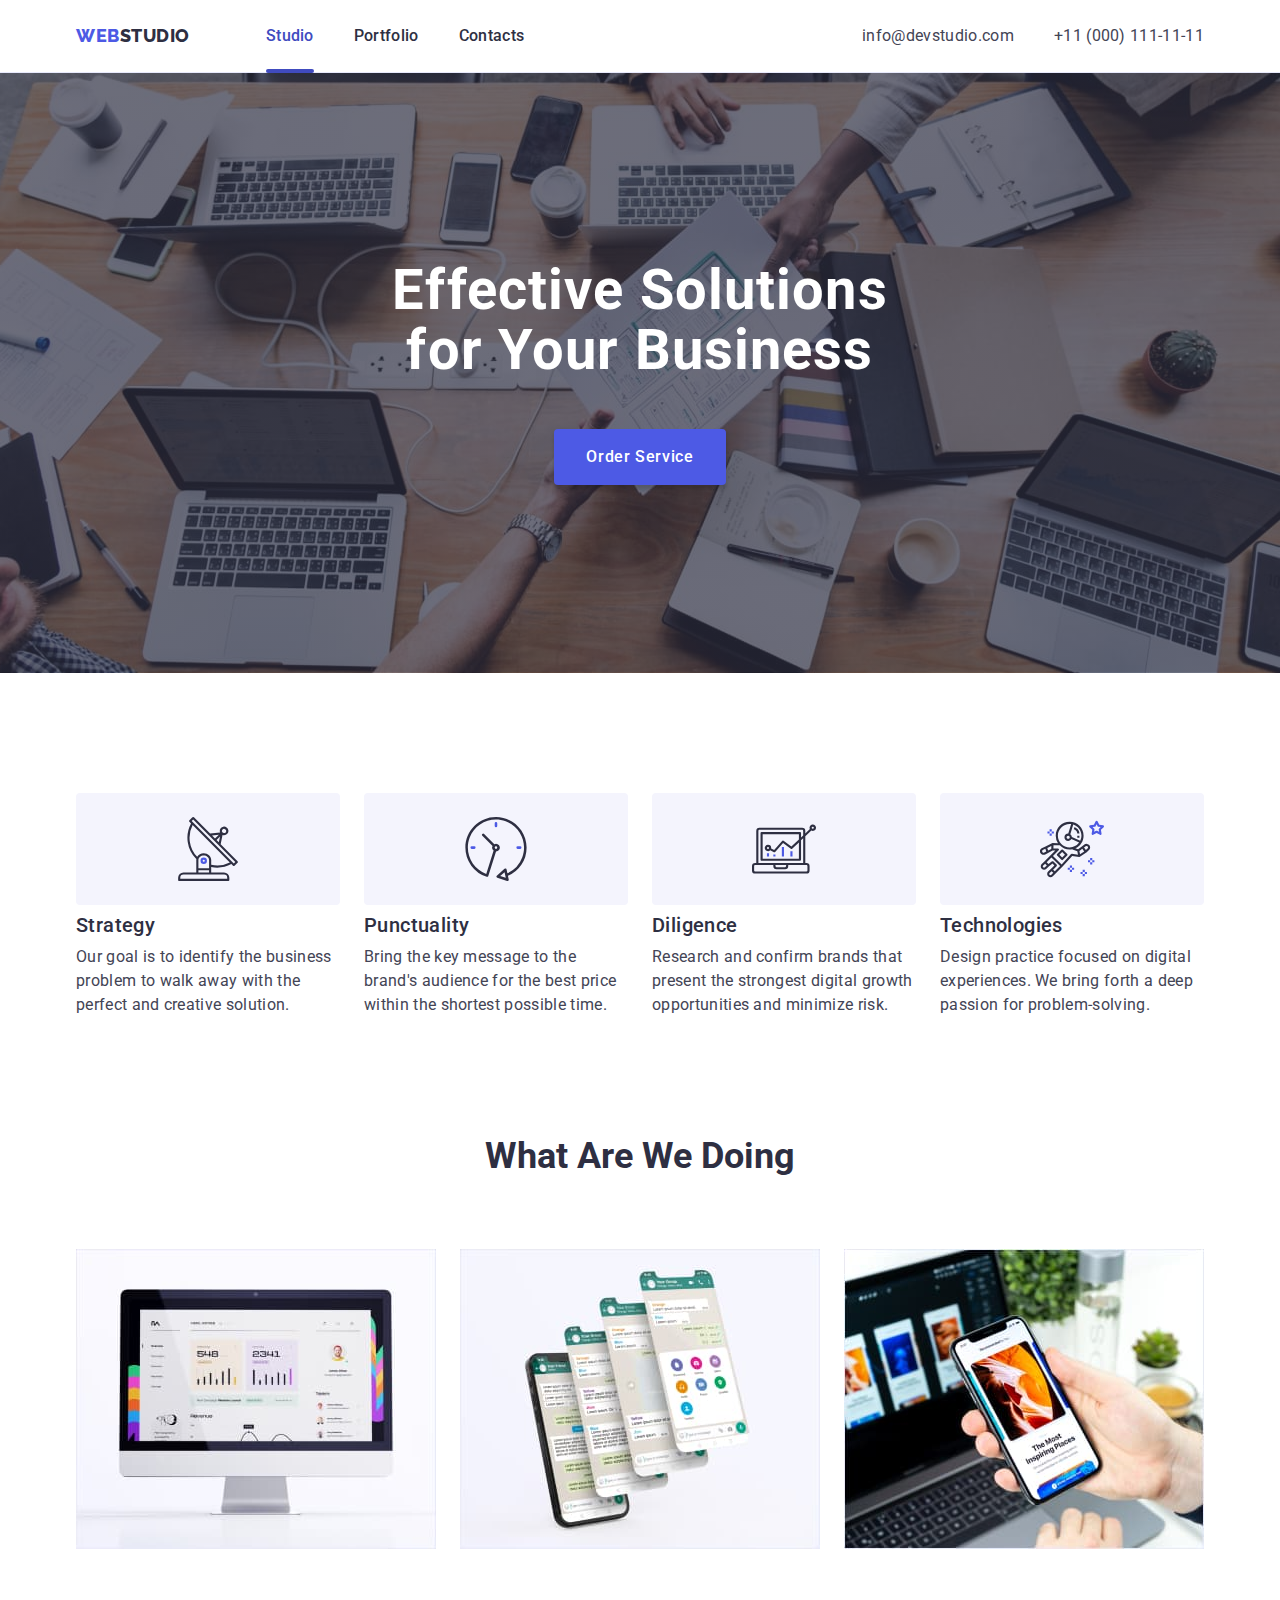
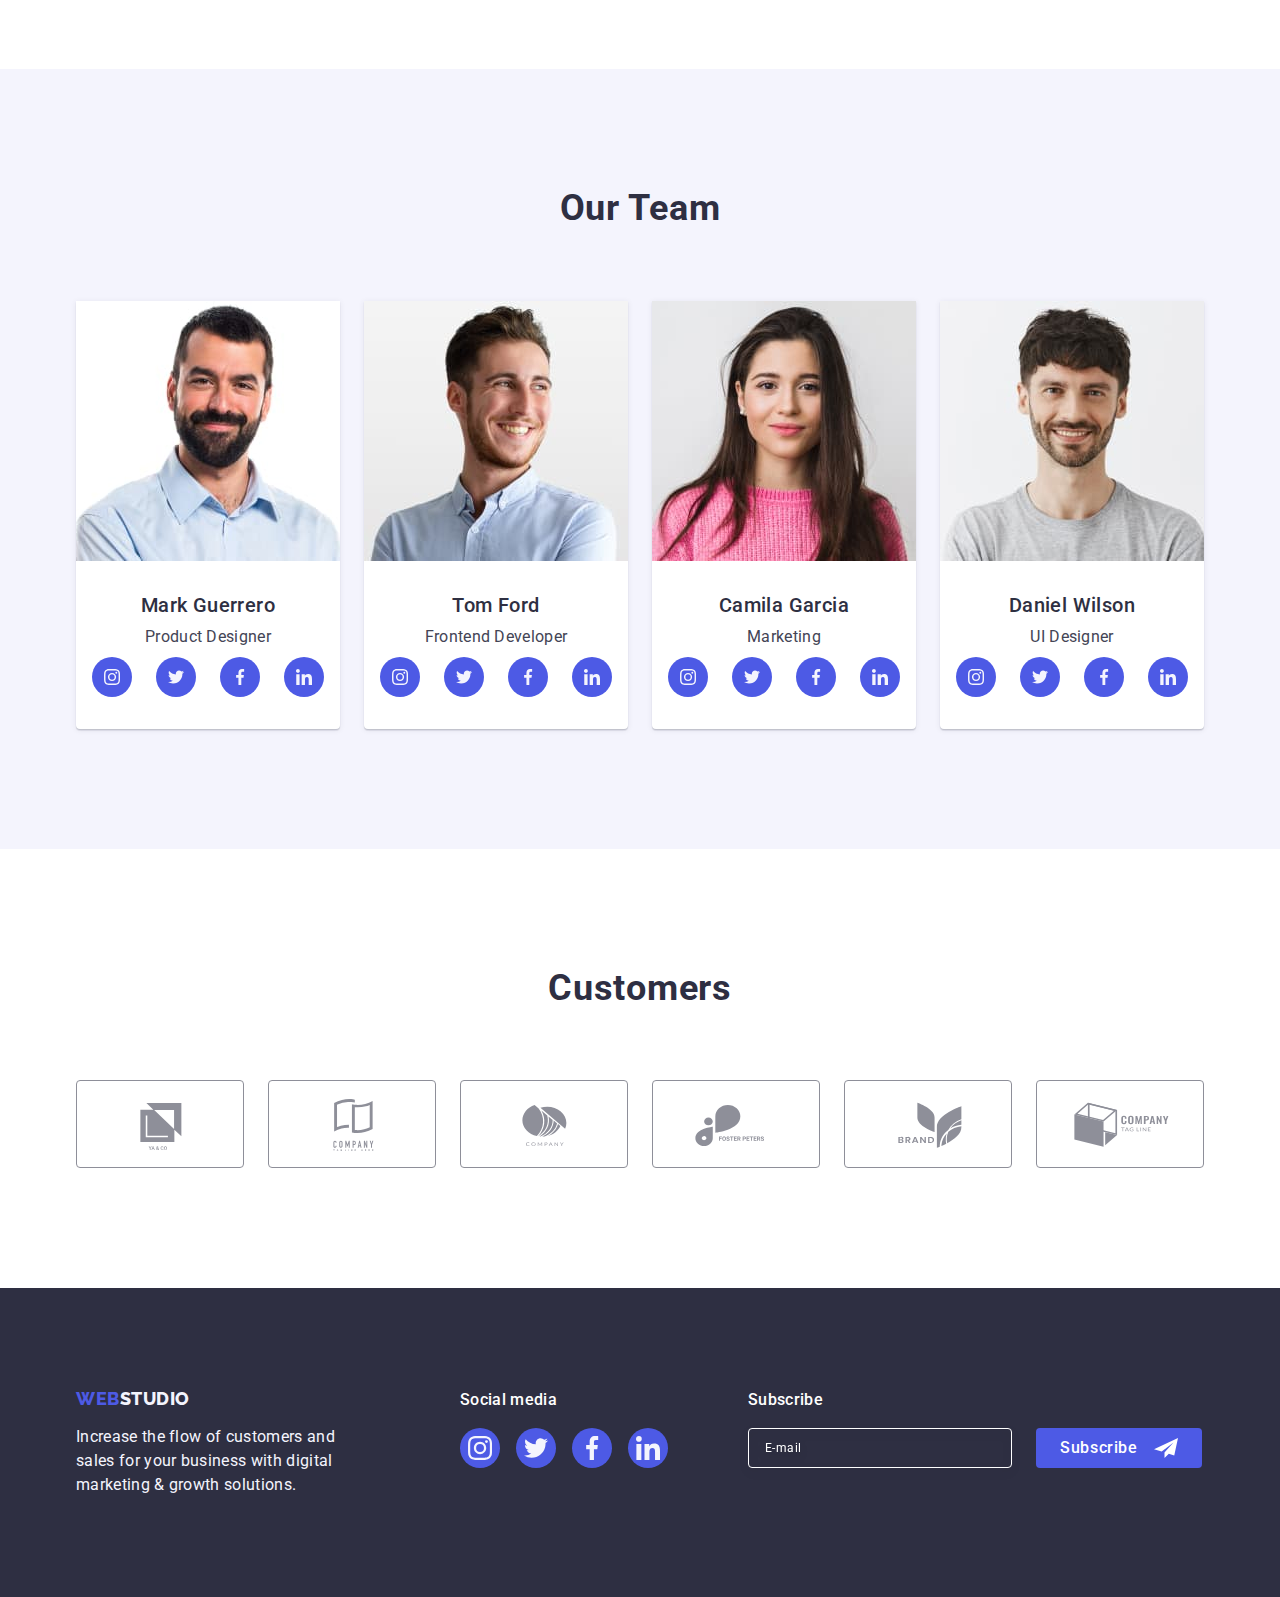
<file: index.html>
<!DOCTYPE html>
<html lang="en">
  <head>
    <meta charset="UTF-8" />
    <meta http-equiv="X-UA-Compatible" content="IE=edge" />
    <meta name="viewport" content="width=device-width, initial-scale=1.0" />
    <title>WebStudio</title>

    <!-- Fonts -->
    <link rel="preconnect" href="https://fonts.googleapis.com" />
    <link rel="preconnect" href="https://fonts.gstatic.com" crossorigin />
    <link
      href="https://fonts.googleapis.com/css2?family=Raleway:wght@800&family=Roboto:wght@400;500;700;900&display=swap"
      rel="stylesheet"
    />

    <!-- Normalize -->
    <link
      rel="stylesheet"
      href="https://cdn.jsdelivr.net/npm/modern-normalize@1.1.0/modern-normalize.min.css"
    />

    <!-- Styles -->
    <link rel="stylesheet" href="./css/styles.css" />
  </head>
  <body>
    <!-- Header section -->
    <header class="header">
      <div class="container header-cont">
        <nav class="header-nav main-nav">
          <a class="header-logo link" href="./index.html"
            >Web<span class="header-logo-second">Studio</span></a
          >
          <ul class="header-nav-list list">
            <li class="header-item">
              <a class="header-link current link" href="./index.html">Studio</a>
            </li>
            <li class="header-item">
              <a class="header-link link" href="./portfolio.html">Portfolio</a>
            </li>
            <li class="header-item">
              <a class="header-link link" href="">Contacts</a>
            </li>
          </ul>
        </nav>
        <address class="header-contacts">
          <ul class="header-nav-contacts-list list">
            <li class="header-contacts-item">
              <a
                class="header-contacts-link link"
                href="mailto:info@devstudio.com"
                >info@devstudio.com</a
              >
            </li>
            <li class="header-contacts-item">
              <a class="header-contacts-link link" href="tel:+110001111111"
                >+11 (000) 111-11-11</a
              >
            </li>
          </ul>
        </address>
      </div>
    </header>
    <main>
      <!-- hero image -->
      <section class="hero">
        <div class="container">
          <h1 class="hero-title">Effective Solutions for Your Business</h1>
          <button class="hero-btn" type="button" data-modal-open>
            Order Service
          </button>
        </div>
      </section>
      <!-- Section 1 -->
      <section class="about-section">
        <div class="container">
          <h2 class="visually-hidden">About Studio</h2>
          <ul class="about-icons-list list">
            <li class="about-icons-item">
              <div class="about-icons-images">
                <svg width="64" height="64">
                  <use href="./images/icons.svg#icon-antenna"></use>
                </svg>
              </div>
            </li>
            <li class="about-icons-item">
              <div class="about-icons-images">
                <svg width="64" height="64">
                  <use href="./images/icons.svg#icon-clock"></use>
                </svg>
              </div>
            </li>
            <li class="about-icons-item">
              <div class="about-icons-images">
                <svg width="64" height="64">
                  <use href="./images/icons.svg#icon-diagram"></use>
                </svg>
              </div>
            </li>
            <li class="about-icons-item">
              <div class="about-icons-images">
                <svg width="64" height="64">
                  <use href="./images/icons.svg#icon-astronaut"></use>
                </svg>
              </div>
            </li>
          </ul>
          <ul class="about-list list">
            <li class="about-item">
              <h3 class="about-title-name">Strategy</h3>
              <p class="about-undertitle">
                Our goal is to identify the business problem to walk away with
                the perfect and creative solution.
              </p>
            </li>
            <li class="about-item">
              <h3 class="about-title-name">Punctuality</h3>
              <p class="about-undertitle">
                Bring the key message to the brand's audience for the best price
                within the shortest possible time.
              </p>
            </li>
            <li class="about-item">
              <h3 class="about-title-name">Diligence</h3>
              <p class="about-undertitle">
                Research and confirm brands that present the strongest digital
                growth opportunities and minimize risk.
              </p>
            </li>
            <li class="about-item">
              <h3 class="about-title-name">Technologies</h3>
              <p class="about-undertitle">
                Design practice focused on digital experiences. We bring forth a
                deep passion for problem-solving.
              </p>
            </li>
          </ul>
        </div>
      </section>
      <!-- Section 2 -->
      <section class="projects-section">
        <div class="container">
          <h2 class="projects-title">What are we doing</h2>
          <ul class="projects-list list">
            <li class="projects-item">
              <img
                class="projects-img"
                src="./images/img-1.jpg"
                alt="website on a laptop"
                width="360"
                height="300"
              />
            </li>
            <li class="projects-item">
              <img
                class="projects-img"
                src="./images/img-2.jpg"
                alt="different website pages on a phone"
                width="360"
                height="300"
              />
            </li>
            <li class="projects-item">
              <img
                class="projects-img"
                src="./images/img-3.jpg"
                alt="website on a phone"
                width="360"
                height="300"
              />
            </li>
          </ul>
        </div>
      </section>
      <!-- Section 3 -->
      <section class="team-section">
        <div class="container">
          <h2 class="team-title">Our Team</h2>
          <ul class="team-list list">
            <li class="team-item">
              <div class="team-photo">
                <img
                  class="team-img"
                  src="./images/img-4.jpg"
                  alt="photo of the Product Designer"
                  width="264"
                  height="260"
                />
              </div>
              <div class="team-details">
                <h3 class="team-title-name">Mark Guerrero</h3>
                <p class="team-undertitle">Product Designer</p>
                <ul class="socials list">
                  <li class="socials-item">
                    <a
                      class="socials-link link"
                      href="https://instagram.com"
                      target="_blank"
                      rel="noopener noreferrer"
                      aria-label="Instagram icon"
                    >
                      <svg class="socials-icon" width="16" height="16">
                        <use href="./images/icons.svg#icon-instagram"></use>
                      </svg>
                    </a>
                  </li>
                  <li class="socials-item">
                    <a
                      class="socials-link link"
                      href="https://twitter.com"
                      target="_blank"
                      rel="noopener noreferrer"
                      aria-label="Twitter icon"
                    >
                      <svg class="socials-icon" width="16" height="16">
                        <use href="./images/icons.svg#icon-twitter"></use>
                      </svg>
                    </a>
                  </li>
                  <li class="socials-item">
                    <a
                      class="socials-link link"
                      href="https://facebook.com"
                      target="_blank"
                      rel="noopener noreferrer"
                      aria-label="Facebook icon"
                    >
                      <svg class="socials-icon" width="16" height="16">
                        <use href="./images/icons.svg#icon-facebook"></use>
                      </svg>
                    </a>
                  </li>
                  <li class="socials-item">
                    <a
                      class="socials-link link"
                      href="https://linkedin.com"
                      target="_blank"
                      rel="noopener noreferrer"
                      aria-label="Linkedin icon"
                    >
                      <svg class="socials-icon" width="16" height="16">
                        <use href="./images/icons.svg#icon-linkedin"></use>
                      </svg>
                    </a>
                  </li>
                </ul>
              </div>
            </li>
            <li class="team-item">
              <div class="team-photo">
                <img
                  class="team-img"
                  src="./images/img-5.jpg"
                  alt="photo of the Frontend Developer"
                  width="264"
                  height="260"
                />
              </div>
              <div class="team-details">
                <h3 class="team-title-name">Tom Ford</h3>
                <p class="team-undertitle">Frontend Developer</p>
                <ul class="socials list">
                  <li class="socials-item">
                    <a
                      class="socials-link link"
                      href="https://instagram.com"
                      target="_blank"
                      rel="noopener noreferrer"
                      aria-label="Instagram icon"
                    >
                      <svg class="socials-icon" width="16" height="16">
                        <use href="./images/icons.svg#icon-instagram"></use>
                      </svg>
                    </a>
                  </li>
                  <li class="socials-item">
                    <a
                      class="socials-link link"
                      href="https://twitter.com"
                      target="_blank"
                      rel="noopener noreferrer"
                      aria-label="Twitter icon"
                    >
                      <svg class="socials-icon" width="16" height="16">
                        <use href="./images/icons.svg#icon-twitter"></use>
                      </svg>
                    </a>
                  </li>
                  <li class="socials-item">
                    <a
                      class="socials-link link"
                      href="https://facebook.com"
                      target="_blank"
                      rel="noopener noreferrer"
                      aria-label="Facebook icon"
                    >
                      <svg class="socials-icon" width="16" height="16">
                        <use href="./images/icons.svg#icon-facebook"></use>
                      </svg>
                    </a>
                  </li>
                  <li class="socials-item">
                    <a
                      class="socials-link link"
                      href="https://linkedin.com"
                      target="_blank"
                      rel="noopener noreferrer"
                      aria-label="Linkedin icon"
                    >
                      <svg class="socials-icon" width="16" height="16">
                        <use href="./images/icons.svg#icon-linkedin"></use>
                      </svg>
                    </a>
                  </li>
                </ul>
              </div>
            </li>
            <li class="team-item">
              <div class="team-photo">
                <img
                  class="team-img"
                  src="./images/img-6.jpg"
                  alt="photo of the Marketing"
                  width="264"
                  height="260"
                />
              </div>
              <div class="team-details">
                <h3 class="team-title-name">Camila Garcia</h3>
                <p class="team-undertitle">Marketing</p>
                <ul class="socials list">
                  <li class="socials-item">
                    <a
                      class="socials-link link"
                      href="https://instagram.com"
                      target="_blank"
                      rel="noopener noreferrer"
                      aria-label="Instagram icon"
                    >
                      <svg class="socials-icon" width="16" height="16">
                        <use href="./images/icons.svg#icon-instagram"></use>
                      </svg>
                    </a>
                  </li>
                  <li class="socials-item">
                    <a
                      class="socials-link link"
                      href="https://twitter.com"
                      target="_blank"
                      rel="noopener noreferrer"
                      aria-label="Twitter icon"
                    >
                      <svg class="socials-icon" width="16" height="16">
                        <use href="./images/icons.svg#icon-twitter"></use>
                      </svg>
                    </a>
                  </li>
                  <li class="socials-item">
                    <a
                      class="socials-link link"
                      href="https://facebook.com"
                      target="_blank"
                      rel="noopener noreferrer"
                      aria-label="Facebook icon"
                    >
                      <svg class="socials-icon" width="16" height="16">
                        <use href="./images/icons.svg#icon-facebook"></use>
                      </svg>
                    </a>
                  </li>
                  <li class="socials-item">
                    <a
                      class="socials-link link"
                      href="https://linkedin.com"
                      target="_blank"
                      rel="noopener noreferrer"
                      aria-label="Linkedin icon"
                    >
                      <svg class="socials-icon" width="16" height="16">
                        <use href="./images/icons.svg#icon-linkedin"></use>
                      </svg>
                    </a>
                  </li>
                </ul>
              </div>
            </li>
            <li class="team-item">
              <div class="team-photo">
                <img
                  class="team-img"
                  src="./images/img-7.jpg"
                  alt="photo of the UI Designer"
                  width="264"
                  height="260"
                />
              </div>
              <div class="team-details">
                <h3 class="team-title-name">Daniel Wilson</h3>
                <p class="team-undertitle">UI Designer</p>
                <ul class="socials list">
                  <li class="socials-item">
                    <a
                      class="socials-link link"
                      href="https://instagram.com"
                      target="_blank"
                      rel="noopener noreferrer"
                      aria-label="Instagram icon"
                    >
                      <svg class="socials-icon" width="16" height="16">
                        <use href="./images/icons.svg#icon-instagram"></use>
                      </svg>
                    </a>
                  </li>
                  <li class="socials-item">
                    <a
                      class="socials-link link"
                      href="https://twitter.com"
                      target="_blank"
                      rel="noopener noreferrer"
                      aria-label="Twitter icon"
                    >
                      <svg class="socials-icon" width="16" height="16">
                        <use href="./images/icons.svg#icon-twitter"></use>
                      </svg>
                    </a>
                  </li>
                  <li class="socials-item">
                    <a
                      class="socials-link link"
                      href="https://facebook.com"
                      target="_blank"
                      rel="noopener noreferrer"
                      aria-label="Facebook icon"
                    >
                      <svg class="socials-icon" width="16" height="16">
                        <use href="./images/icons.svg#icon-facebook"></use>
                      </svg>
                    </a>
                  </li>
                  <li class="socials-item">
                    <a
                      class="socials-link link"
                      href="https://linkedin.com"
                      target="_blank"
                      rel="noopener noreferrer"
                      aria-label="Linkedin icon"
                    >
                      <svg class="socials-icon" width="16" height="16">
                        <use href="./images/icons.svg#icon-linkedin"></use>
                      </svg>
                    </a>
                  </li>
                </ul>
              </div>
            </li>
          </ul>
        </div>
      </section>

      <!-- Section 4 -->
      <section class="customer-section">
        <div class="container">
          <h2 class="customer-title">Customers</h2>
          <ul class="customer-icons-list list">
            <li class="customer-icons-item">
              <a href="" class="customers-link link">
                <svg class="customer-icon" width="104" height="56">
                  <use href="./images/icons.svg#icon-Logo"></use>
                </svg>
              </a>
            </li>
            <li class="customer-icons-item">
              <a href="" class="customers-link link">
                <svg class="customer-icon" width="104" height="56">
                  <use href="./images/icons.svg#icon-Logo_1"></use>
                </svg>
              </a>
            </li>
            <li class="customer-icons-item">
              <a href="" class="customers-link link">
                <svg class="customer-icon" width="104" height="56">
                  <use href="./images/icons.svg#icon-Logo_2"></use>
                </svg>
              </a>
            </li>
            <li class="customer-icons-item">
              <a href="" class="customers-link link">
                <svg class="customer-icon" width="104" height="56">
                  <use href="./images/icons.svg#icon-Logo_3"></use>
                </svg>
              </a>
            </li>
            <li class="customer-icons-item">
              <a href="" class="customers-link link">
                <svg class="customer-icon" width="104" height="56">
                  <use href="./images/icons.svg#icon-Logo_4"></use>
                </svg>
              </a>
            </li>
            <li class="customer-icons-item">
              <a href="" class="customers-link link">
                <svg class="customer-icon" width="104" height="56">
                  <use href="./images/icons.svg#icon-Logo_5"></use>
                </svg>
              </a>
            </li>
          </ul>
        </div>
      </section>
    </main>

    <!-- Footer section -->
    <footer class="footer">
      <div class="container footer-cont">
        <div class="footer-logo-cont">
          <a class="footer-logo link" href="./index.html"
            >Web<span class="footer-logo-second">Studio</span></a
          >
          <p class="footer-undertitle">
            Increase the flow of customers and sales for your business with
            digital marketing & growth solutions.
          </p>
        </div>
        <div class="footer-socials">
          <p class="footer-title">Social media</p>
          <ul class="socials-footer-list list">
            <li class="socials-item">
              <a
                class="socials-link-footer link"
                href="https://instagram.com"
                target="_blank"
                rel="noopener noreferrer"
                aria-label="Instagram icon"
              >
                <svg class="socials-icon" width="24" height="24">
                  <use href="./images/icons.svg#icon-instagram"></use>
                </svg>
              </a>
            </li>
            <li class="socials-item">
              <a
                class="socials-link-footer link"
                href="https://twitter.com"
                target="_blank"
                rel="noopener noreferrer"
                aria-label="Twitter icon"
              >
                <svg class="socials-icon" width="24" height="24">
                  <use href="./images/icons.svg#icon-twitter"></use>
                </svg>
              </a>
            </li>
            <li class="socials-item">
              <a
                class="socials-link-footer link"
                href="https://facebook.com"
                target="_blank"
                rel="noopener noreferrer"
                aria-label="Facebook icon"
              >
                <svg class="socials-icon" width="24" height="24">
                  <use href="./images/icons.svg#icon-facebook"></use>
                </svg>
              </a>
            </li>
            <li class="socials-item">
              <a
                class="socials-link-footer link"
                href="https://linkedin.com"
                target="_blank"
                rel="noopener noreferrer"
                aria-label="Linkedin icon"
              >
                <svg class="socials-icon" width="24" height="24">
                  <use href="./images/icons.svg#icon-linkedin"></use>
                </svg>
              </a>
            </li>
          </ul>
        </div>
        <div class="subscribe-box">
          <p class="footer-title">Subscribe</p>
          <form class="footer-form" name="subscribe-field">
            <label class="footer-form-label" for="subscribe-email"></label>
            <div class="footer-form-field">
              <input
                class="footer-form-input"
                type="email"
                name="subscribe-email"
                id="subscribe-email"
                placeholder="E-mail"
              />
              <button class="subscribe-btn" type="submit">
                Subscribe
                <svg class="subscribe-icon" width="24" height="24">
                  <use href="./images/icons.svg#icon-subscribe"></use>
                </svg>
              </button>
            </div>
          </form>
        </div>
      </div>
    </footer>

    <!-- Modal window -->
    <div class="backdrop is-hidden" data-modal>
      <div class="modal">
        <button class="modal-btn" type="button" data-modal-close>
          <svg class="modal-icon" width="8" height="8">
            <use href="./images/icons.svg#icon-close-btn"></use>
          </svg>
        </button>
        <strong class="modal-title"
          >Leave your contacts and we will call you back</strong
        >
        <form class="modal-form" name="order-form">
          <label class="modal-form-label" for="user-name">Name</label>
          <div class="modal-form-field">
            <input
              class="modal-form-input"
              type="text"
              name="user-name"
              id="user-name"
              required
            />
            <svg class="modal-form-icon" width="18" height="18">
              <use href="./images/icons.svg#icon-person"></use>
            </svg>
          </div>

          <label class="modal-form-label" for="user-phone">Phone</label>
          <div class="modal-form-field">
            <input
              class="modal-form-input"
              type="tel"
              name="user-phone"
              id="user-phone"
              required
            />
            <svg class="modal-form-icon" width="18" height="24">
              <use href="./images/icons.svg#icon-phone"></use>
            </svg>
          </div>

          <label class="modal-form-label" for="user-email">Email</label>
          <div class="modal-form-field">
            <input
              class="modal-form-input"
              type="email"
              name="user-email"
              id="user-email"
              required
            />
            <svg class="modal-form-icon" width="18" height="24">
              <use href="./images/icons.svg#icon-email"></use>
            </svg>
          </div>

          <label class="modal-form-label" for="user-comment">Comment</label>
          <textarea
            class="modal-form-comment"
            name="user-comment"
            placeholder="Text input"
            id="user-comment"
          ></textarea>

          <label class="modal-form-agreement">
            <input
              class="modal-form-agreement-box"
              type="checkbox"
              name="user-agreement"
            />
            <svg class="modal-form-agreement-icon" width="16" height="16">
              <use
                class="modal-form-agreement-unchecked"
                href="./images/icons.svg#icon-unchecked"
              ></use>
              <use
                class="modal-form-agreement-checked"
                href="./images/icons.svg#icon-checked"
              ></use>
            </svg>

            <span class="modal-form-agreement-text"
              >I accept the terms and conditions of the
              <a class="modal-form-agreement-link" href=""
                >Privacy Policy</a
              ></span
            ></label
          >

          <button class="send-btn" type="submit">Send</button>
        </form>
      </div>
    </div>

    <script src="./js/modal.js"></script>
  </body>
</html>
</file>
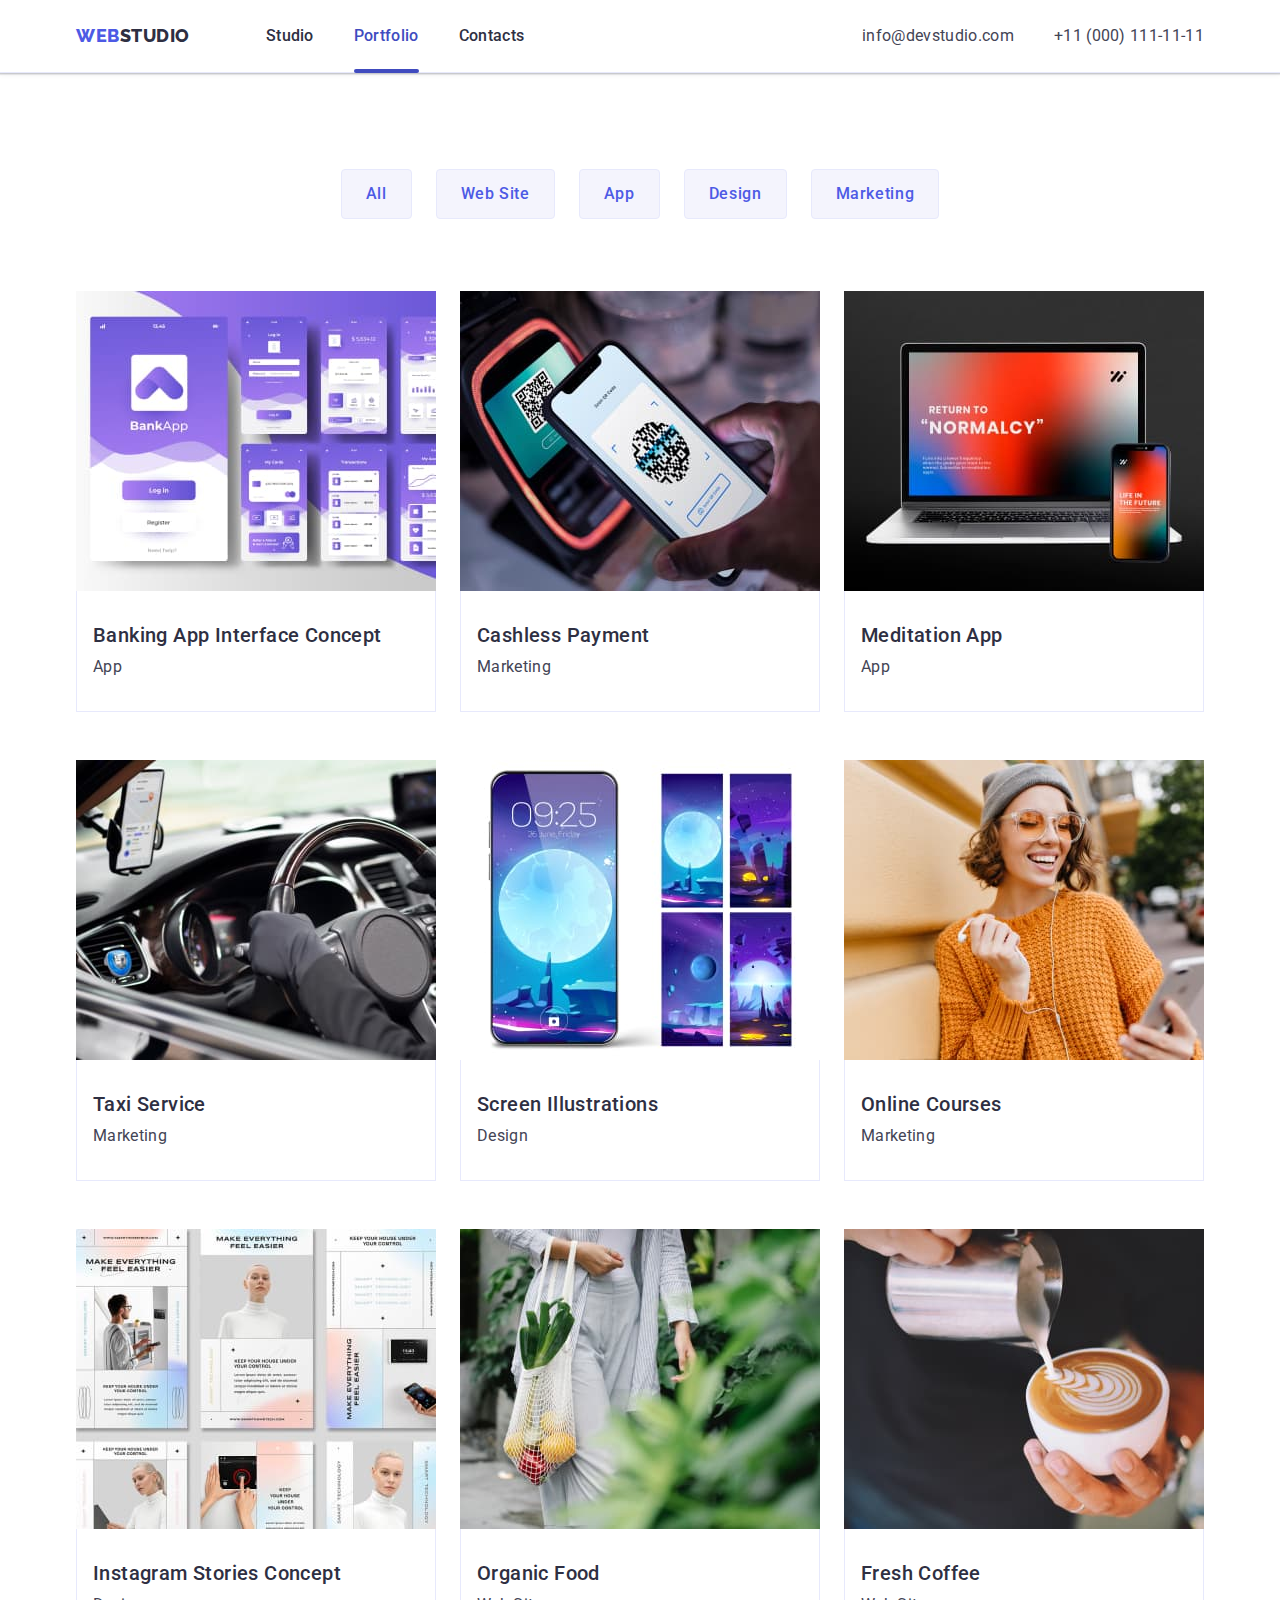
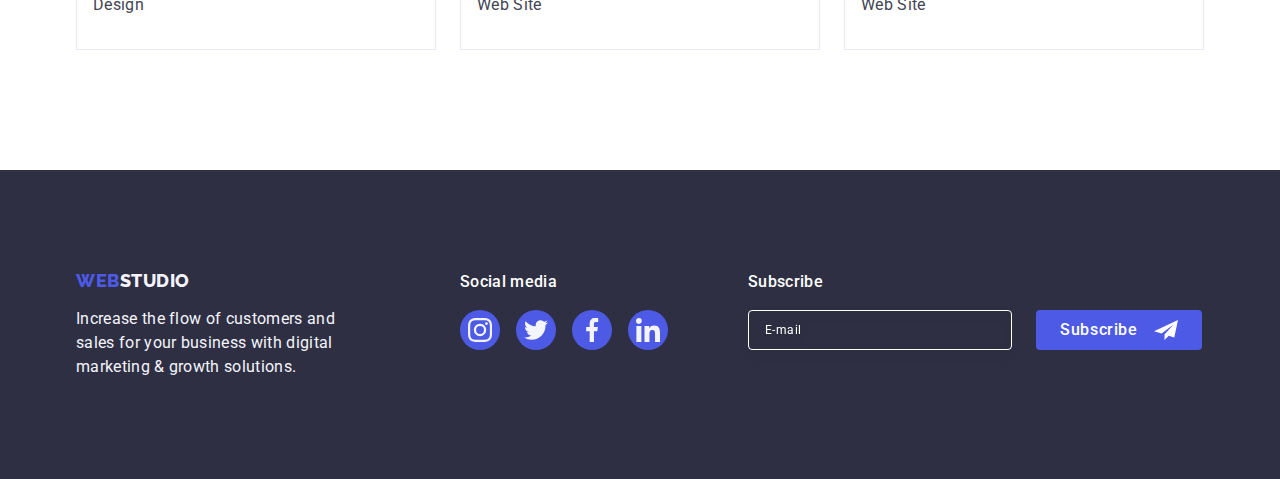
<file: portfolio.html>
<!DOCTYPE html>
<html lang="en">
  <head>
    <meta charset="UTF-8" />
    <meta http-equiv="X-UA-Compatible" content="IE=edge" />
    <meta name="viewport" content="width=, initial-scale=1.0" />
    <title>Portfolio</title>

    <!-- Font  -->
    <link rel="preconnect" href="https://fonts.googleapis.com" />
    <link rel="preconnect" href="https://fonts.gstatic.com" crossorigin />
    <link
      href="https://fonts.googleapis.com/css2?family=Raleway:wght@800&family=Roboto:wght@400;500;700;900&display=swap"
      rel="stylesheet"
    />

    <!-- Normalize -->
    <link
      rel="stylesheet"
      href="https://cdn.jsdelivr.net/npm/modern-normalize@1.1.0/modern-normalize.min.css"
    />

    <!-- Styles -->
    <link rel="stylesheet" href="./css/styles.css" />
  </head>
  <body>
    <!-- Header section -->
    <header class="header">
      <div class="container header-cont">
        <nav class="header-nav main-nav">
          <a class="header-logo link" href="./index.html"
            >Web<span class="header-logo-second">Studio</span></a
          >
          <ul class="header-nav-list list">
            <li class="header-item">
              <a class="header-link link" href="./index.html">Studio</a>
            </li>
            <li class="header-item">
              <a class="header-link current link" href="./portfolio.html"
                >Portfolio</a
              >
            </li>
            <li class="header-item">
              <a class="header-link link" href="">Contacts</a>
            </li>
          </ul>
        </nav>
        <address class="header-contacts">
          <ul class="header-nav-contacts-list list">
            <li class="header-contacts-item">
              <a
                class="header-contacts-link link"
                href="mailto:info@devstudio.com"
                >info@devstudio.com</a
              >
            </li>
            <li class="header-contacts-item">
              <a class="header-contacts-link link" href="tel:+110001111111"
                >+11 (000) 111-11-11</a
              >
            </li>
          </ul>
        </address>
      </div>
    </header>
    <main>
      <!-- Section 1 -->
      <section class="portfolio-cont">
        <div class="container">
          <h1 class="visually-hidden">Portfolio</h1>
          <ul class="portfolio-btn-list list">
            <li class="porfolio-btn-item">
              <button class="portfolio-btn" type="button">All</button>
            </li>
            <li class="porfolio-btn-item">
              <button class="portfolio-btn" type="button">Web Site</button>
            </li>
            <li class="porfolio-btn-item">
              <button class="portfolio-btn" type="button">App</button>
            </li>
            <li class="porfolio-btn-item">
              <button class="portfolio-btn" type="button">Design</button>
            </li>
            <li class="porfolio-btn-item">
              <button class="portfolio-btn" type="button">Marketing</button>
            </li>
          </ul>
          <ul class="portfolio-img-list list">
            <li class="portfoli-img-item">
              <a class="portfolio-img-link link" href="">
                <div class="portfolio-img-box">
                  <img
                    class="portfolio-img"
                    src="./images/img-8.jpg"
                    alt="Interface Concept"
                    width="360"
                    height="300"
                  />
                  <div class="overlay">
                    <p class="portfolio-img-overlay">
                      14 Stylish and User-Friendly App Design Concepts · Task
                      Manager App · Calorie Tracker App · Exotic Fruit Ecommerce
                      App · Cloud Storage App
                    </p>
                  </div>
                </div>
                <div class="portfolio-details">
                  <h2 class="portfolio-title-name">
                    Banking App Interface Concept
                  </h2>
                  <p class="portfolio-undertitle">App</p>
                </div>
              </a>
            </li>
            <li class="portfoli-img-item">
              <a class="portfolio-img-link link" href="">
                <div class="portfolio-img-box">
                  <img
                    class="portfolio-img"
                    src="./images/img-9.jpg"
                    alt="Payment by QR code"
                    width="360"
                    height="300"
                  />
                  <div class="overlay">
                    <p class="portfolio-img-overlay">
                      14 Stylish and User-Friendly App Design Concepts · Task
                      Manager App · Calorie Tracker App · Exotic Fruit Ecommerce
                      App · Cloud Storage App
                    </p>
                  </div>
                </div>
                <div class="portfolio-details">
                  <h2 class="portfolio-title-name">Cashless Payment</h2>
                  <p class="portfolio-undertitle">Marketing</p>
                </div>
              </a>
            </li>
            <li class="portfoli-img-item">
              <a class="portfolio-img-link link" href="">
                <div class="portfolio-img-box">
                  <img
                    class="portfolio-img"
                    src="./images/img-10.jpg"
                    alt="Meditation App on tht phone and laptop"
                    width="360"
                    height="300"
                  />
                  <div class="overlay">
                    <p class="portfolio-img-overlay">
                      14 Stylish and User-Friendly App Design Concepts · Task
                      Manager App · Calorie Tracker App · Exotic Fruit Ecommerce
                      App · Cloud Storage App
                    </p>
                  </div>
                </div>
                <div class="portfolio-details">
                  <h2 class="portfolio-title-name">Meditation App</h2>
                  <p class="portfolio-undertitle">App</p>
                </div>
              </a>
            </li>
            <li class="portfoli-img-item">
              <a class="portfolio-img-link link" href="">
                <div class="portfolio-img-box">
                  <img
                    class="portfolio-img"
                    src="./images/img-11.jpg"
                    alt="taxi driver"
                    width="360"
                    height="300"
                  />
                  <div class="overlay">
                    <p class="portfolio-img-overlay">
                      14 Stylish and User-Friendly App Design Concepts · Task
                      Manager App · Calorie Tracker App · Exotic Fruit Ecommerce
                      App · Cloud Storage App
                    </p>
                  </div>
                </div>
                <div class="portfolio-details">
                  <h2 class="portfolio-title-name">Taxi Service</h2>
                  <p class="portfolio-undertitle">Marketing</p>
                </div>
              </a>
            </li>
            <li class="portfoli-img-item">
              <a class="portfolio-img-link link" href="">
                <div class="portfolio-img-box">
                  <img
                    class="portfolio-img"
                    src="./images/img-12.jpg"
                    alt="moon`s illustrations on the phone"
                    width="360"
                    height="300"
                  />
                  <div class="overlay">
                    <p class="portfolio-img-overlay">
                      14 Stylish and User-Friendly App Design Concepts · Task
                      Manager App · Calorie Tracker App · Exotic Fruit Ecommerce
                      App · Cloud Storage App
                    </p>
                  </div>
                </div>
                <div class="portfolio-details">
                  <h2 class="portfolio-title-name">Screen Illustrations</h2>
                  <p class="portfolio-undertitle">Design</p>
                </div>
              </a>
            </li>
            <li class="portfoli-img-item">
              <a class="portfolio-img-link link" href="">
                <div class="portfolio-img-box">
                  <img
                    class="portfolio-img"
                    src="./images/img-13.jpg"
                    alt="smiling girl"
                    width="360"
                    height="300"
                  />
                  <div class="overlay">
                    <p class="portfolio-img-overlay">
                      14 Stylish and User-Friendly App Design Concepts · Task
                      Manager App · Calorie Tracker App · Exotic Fruit Ecommerce
                      App · Cloud Storage App
                    </p>
                  </div>
                </div>
                <div class="portfolio-details">
                  <h2 class="portfolio-title-name">Online Courses</h2>
                  <p class="portfolio-undertitle">Marketing</p>
                </div>
              </a>
            </li>
            <li class="portfoli-img-item">
              <a class="portfolio-img-link link" href="">
                <div class="portfolio-img-box">
                  <img
                    class="portfolio-img"
                    src="./images/img-14.jpg"
                    alt="girl`s instagram page"
                    width="360"
                    height="300"
                  />
                  <div class="overlay">
                    <p class="portfolio-img-overlay">
                      14 Stylish and User-Friendly App Design Concepts · Task
                      Manager App · Calorie Tracker App · Exotic Fruit Ecommerce
                      App · Cloud Storage App
                    </p>
                  </div>
                </div>
                <div class="portfolio-details">
                  <h2 class="portfolio-title-name">
                    Instagram Stories Concept
                  </h2>
                  <p class="portfolio-undertitle">Design</p>
                </div>
              </a>
            </li>
            <li class="portfoli-img-item">
              <a class="portfolio-img-link link" href="">
                <div class="portfolio-img-box">
                  <img
                    class="portfolio-img"
                    src="./images/img-15.jpg"
                    alt="girl and a bag with vegetables"
                    width="360"
                    height="300"
                  />
                  <div class="overlay">
                    <p class="portfolio-img-overlay">
                      14 Stylish and User-Friendly App Design Concepts · Task
                      Manager App · Calorie Tracker App · Exotic Fruit Ecommerce
                      App · Cloud Storage App
                    </p>
                  </div>
                </div>
                <div class="portfolio-details">
                  <h2 class="portfolio-title-name">Organic Food</h2>
                  <p class="portfolio-undertitle">Web Site</p>
                </div>
              </a>
            </li>
            <li class="portfoli-img-item">
              <a class="portfolio-img-link link" href="">
                <div class="portfolio-img-box">
                  <img
                    class="portfolio-img"
                    src="./images/img-16.jpg"
                    alt="Cup of Coffee"
                    width="360"
                    height="300"
                  />
                  <div class="overlay">
                    <p class="portfolio-img-overlay">
                      14 Stylish and User-Friendly App Design Concepts · Task
                      Manager App · Calorie Tracker App · Exotic Fruit Ecommerce
                      App · Cloud Storage App
                    </p>
                  </div>
                </div>
                <div class="portfolio-details">
                  <h2 class="portfolio-title-name">Fresh Coffee</h2>
                  <p class="portfolio-undertitle">Web Site</p>
                </div>
              </a>
            </li>
          </ul>
        </div>
      </section>
    </main>

    <!-- Footer section -->
    <footer class="footer">
      <div class="container footer-cont">
        <div class="footer-logo-cont">
          <a class="footer-logo link" href="./index.html"
            >Web<span class="footer-logo-second">Studio</span></a
          >
          <p class="footer-undertitle">
            Increase the flow of customers and sales for your business with
            digital marketing & growth solutions.
          </p>
        </div>
        <div class="footer-socials">
          <h2 class="footer-title">Social media</h2>
          <ul class="socials-footer-list list">
            <li class="socials-item">
              <a
                class="socials-link-footer link"
                href="https://instagram.com"
                target="_blank"
                rel="noopener noreferrer"
                aria-label="Instagram icon"
              >
                <svg class="socials-icon" width="24" height="24">
                  <use href="./images/icons.svg#icon-instagram"></use>
                </svg>
              </a>
            </li>
            <li class="socials-item">
              <a
                class="socials-link-footer link"
                href="https://twitter.com"
                target="_blank"
                rel="noopener noreferrer"
                aria-label="Twitter icon"
              >
                <svg class="socials-icon" width="24" height="24">
                  <use href="./images/icons.svg#icon-twitter"></use>
                </svg>
              </a>
            </li>
            <li class="socials-item">
              <a
                class="socials-link-footer link"
                href="https://facebook.com"
                target="_blank"
                rel="noopener noreferrer"
                aria-label="Facebook icon"
              >
                <svg class="socials-icon" width="24" height="24">
                  <use href="./images/icons.svg#icon-facebook"></use>
                </svg>
              </a>
            </li>
            <li class="socials-item">
              <a
                class="socials-link-footer link"
                href="https://linkedin.com"
                target="_blank"
                rel="noopener noreferrer"
                aria-label="Linkedin icon"
              >
                <svg class="socials-icon" width="24" height="24">
                  <use href="./images/icons.svg#icon-linkedin"></use>
                </svg>
              </a>
            </li>
          </ul>
        </div>
        <form class="footer-form" name="subscribe-field">
          <p class="footer-title">Subscribe</p>
          <label class="footer-form-label" for="subscribe-email"></label>
          <div class="footer-form-field">
            <input
              class="footer-form-input"
              type="email"
              name="subscribe-email"
              id="subscribe-email"
              placeholder="E-mail"
            />
            <button class="subscribe-btn" type="submit">
              Subscribe
              <svg class="subscribe-icon" width="24" height="24">
                <use href="./images/icons.svg#icon-subscribe"></use>
              </svg>
            </button>
          </div>
        </form>
      </div>
    </footer>
  </body>
</html>
</file>
<file: css/styles.css>
:root {
  /* Colors  */

  --iris: #4d5ae5;
  --ocean: #404bbf;
  --navy-blue: #2e2f42;
  --green: #31d0aa;
  --slate: #434455;
  --light-slate: #8e8f99;
  --cornflower: #e7e9fc;
  --cloud: #f4f4fd;
  --navy-blue-bg: #2e2f42;
  --grey: #2e2f42;
  --white: #ffffff;
  --dairy: #fcfcfc;

  /* Fonts  */
  --primary-font: Roboto, sans-serif;
  --secondary-font: Releway, sans-serif;

  /* Transition */

  --transition-standart: 250ms cubic-bezier(0.4, 0, 0.2, 1);
}

/* Base styles */

body {
  font-family: var(--primary-font);
  font-size: 16px;
  color: var(--slate);
  background-color: var(--white);
}

/* reset start */

h1,
h2,
h3,
p {
  margin: 0;
}

img {
  display: block;
}

.link {
  text-decoration: none;
}

.list {
  list-style: none;
  margin: 0;
  padding: 0;
}

.visually-hidden {
  position: absolute;
  width: 1px;
  height: 1px;
  margin: -1px;
  border: 0;
  padding: 0;

  white-space: nowrap;
  clip-path: inset(100%);
  clip: rect(0 0 0 0);
  overflow: hidden;
}

.container {
  width: 1158px;
  margin-right: auto;
  margin-left: auto;
  padding: 0 15px;
}

/* Header styles */

.header {
  border-bottom: 1px solid #e7e9fc;
  box-shadow: 0px 2px 1px rgba(46, 47, 66, 0.08),
    0px 1px 1px rgba(46, 47, 66, 0.16), 0px 1px 6px rgba(46, 47, 66, 0.08);
}

.header-cont {
  display: flex;
  align-items: center;
}

.main-nav {
  display: flex;
  align-items: center;
  margin-right: auto;
}

.header-logo {
  margin-right: 76px;

  font-family: "Raleway", sans-serif;
  font-weight: 800;
  font-size: 18px;
  line-height: 1.17;
  letter-spacing: 0.03em;
  text-transform: uppercase;

  color: var(--iris);
}

.header-logo-second {
  font-family: "Raleway", sans-serif;
  color: var(--navy-blue);
}

.header-nav-list {
  display: flex;
  align-items: center;
}

.header-link {
  position: relative;

  display: block;

  font-weight: 500;
  font-size: 16px;
  line-height: 1.5;
  letter-spacing: 0.02em;
  color: var(--navy-blue);
  padding: 24px 0;

  transition: color var(--transition-standart);
}

.header-link::after {
  content: "";
  position: absolute;
  top: 69px;
  left: 0px;

  display: block;
  width: 100%;
  height: 4px;

  border-radius: 2px;
}

.header-link.current {
  color: var(--ocean);
}

.header-link.current::after {
  background-color: var(--ocean);
}

.header-item {
  margin-right: 40px;
}

.header-item:last-child {
  margin-right: 0px;
}

.header-contacts {
  font-style: normal;
}

.header-nav-contacts-list {
  display: flex;
}

.header-contacts-link {
  line-height: 1.5;
  letter-spacing: 0.02em;
  color: var(--slate);

  transition: color var(--transition-standart);
}

.header-contacts-item {
  margin-right: 40px;
}

.header-contacts-item:last-child {
  margin-right: 0px;
}

.header-link:hover,
.header-link:focus,
.header-contacts-link:hover,
.header-contacts-link:focus {
  color: var(--ocean);
}

/* Hero styles */

.hero {
  text-align: center;
  padding-top: 188px;
  padding-bottom: 188px;

  max-width: 1440px;
  margin-left: auto;
  margin-right: auto;
  background-color: var(--grey);
  background-image: linear-gradient(
      rgba(46, 47, 66, 0.7),
      rgba(46, 47, 66, 0.7)
    ),
    url(../images/hero/hero_image.jpg);
  background-repeat: no-repeat;
  background-position: center;
  background-size: cover;
}

.hero-title {
  margin-bottom: 48px;
  max-width: 496px;
  margin-right: auto;
  margin-left: auto;

  font-weight: 700;
  font-size: 56px;
  line-height: 1.07;
  letter-spacing: 0.02em;
  color: var(--white);
}

.hero-btn {
  display: block;
  padding-bottom: 16px;
  padding-top: 16px;
  padding-right: 32px;
  padding-left: 32px;
  border-radius: 4px;
  border: transparent;
  min-width: 169px;
  margin-right: auto;
  margin-left: auto;
  box-shadow: 0px 4px 4px rgba(0, 0, 0, 0.15);

  font-family: inherit;
  font-weight: 500;
  font-size: 16px;
  line-height: 1.5;
  letter-spacing: 0.04em;

  color: var(--white);
  background-color: var(--iris);
  cursor: pointer;

  transition: backgroud-color var(--transition-standart);
}

.hero-btn:hover,
.hero-btn:focus {
  background-color: var(--ocean);
}

/* Section 1 styles */

.about-section {
  padding-top: 120px;
  padding-bottom: 120px;
}

.about-list {
  display: flex;
}

.about-title-name {
  margin-bottom: 8px;

  font-weight: 500;
  font-size: 20px;
  line-height: 1.2;
  letter-spacing: 0.02em;

  color: var(--navy-blue);
}

.about-undertitle {
  line-height: 1.5;
  letter-spacing: 0.02em;
}

.about-item {
  margin-right: 24px;
  width: 264px;
}

.about-item:last-child {
  margin-right: 0px;
}

.about-icons-list {
  display: flex;
  justify-content: center;
  gap: 24px;
}

.about-icons-item {
  display: flex;
  justify-content: center;
  align-items: center;
}

.about-icons-images {
  display: flex;
  justify-content: center;
  align-items: center;
  width: 264px;
  height: 112px;

  background: #f4f4fd;
  border-radius: 4px;
  margin-bottom: 8px;
}

/* Section 2 styles */

.projects-section {
  padding-bottom: 120px;
}

.projects-list {
  display: flex;
  gap: 24px;
}

.projects-title {
  margin-bottom: 72px;

  font-weight: 700;
  font-size: 36px;
  line-height: 1.11;
  text-align: center;
  text-transform: capitalize;

  color: var(--navy-blue);
}

/* Section 3 styles */

.team-section {
  background-color: var(--cloud);
  padding-top: 120px;
  padding-bottom: 120px;
}

.team-title {
  margin-bottom: 72px;

  font-weight: 700;
  font-size: 36px;
  line-height: 1.11;
  text-align: center;
  text-transform: capitalize;
  letter-spacing: 0.02em;

  color: var(--navy-blue);
}

.team-list {
  display: flex;
  gap: 24px;
}

.team-item {
  background-color: var(--white);
  box-shadow: 0px 1px 6px rgba(46, 47, 66, 0.08),
    0px 1px 1px rgba(46, 47, 66, 0.16), 0px 2px 1px rgba(46, 47, 66, 0.08);
  border-radius: 0px 0px 4px 4px;
}

.team-details {
  padding-top: 32px;
  padding-bottom: 32px;
}

.team-title-name {
  margin-bottom: 8px;

  font-weight: 500;
  font-size: 20px;
  line-height: 1.2;
  letter-spacing: 0.02em;
  text-align: center;

  color: var(--navy-blue);
}
.team-undertitle {
  margin-bottom: 8px;

  line-height: 1.5;
  letter-spacing: 0.02em;
  text-align: center;
}

/* Section 4 */

.customer-section {
  padding-bottom: 120px;
  padding-top: 120px;
}

.customer-title {
  margin-bottom: 72px;

  font-weight: 700;
  font-size: 36px;
  line-height: 1.1;
  text-align: center;
  letter-spacing: 0.02em;
  text-transform: capitalize;

  color: var(--navy-blue);
}

.customer-icons-list {
  display: flex;
  justify-content: center;
  gap: 24px;
}

.customers-link {
  display: flex;
  justify-content: center;
  align-items: center;

  width: 168px;
  height: 88px;

  border: 1px solid var(--light-slate);
  border-radius: 4px;

  color: var(--light-slate);

  transition: border var(--transition-standart),
    color var(--transition-standart);
}

.customers-link:hover,
.customers-link:focus {
  border: 1px solid var(--ocean);
  color: var(--ocean);
}

.customer-icon {
  fill: currentColor;
}

/* Icons */

.socials {
  display: flex;
  justify-content: center;
  gap: 24px;
}

.socials-link {
  display: flex;
  justify-content: center;
  align-items: center;

  width: 40px;
  height: 40px;

  background-color: var(--iris);
  border-radius: 50%;

  transition: backgroud-color var(--transition-standart);
}

.socials-icon {
  fill: var(--cloud);
}

.socials-link:hover,
.socials-link:focus {
  background-color: var(--ocean);
}

/* Footer section */

.footer {
  background-color: var(--navy-blue-bg);
  padding-top: 100px;
  padding-bottom: 100px;

  position: relative;
}

.footer-cont {
  display: flex;
  align-items: baseline;
}

.footer-logo-cont {
  width: 264px;
  margin-right: 120px;
}

.footer-logo link {
  margin-top: 100px;
}

.footer-logo {
  display: inline-block;
  margin-bottom: 16px;
  font-family: "Raleway", sans-serif;
  font-weight: 800;
  font-size: 18px;
  line-height: 1.17;
  letter-spacing: 0.03em;
  text-transform: uppercase;
  color: var(--iris);
}

.footer-logo-second {
  font-family: "Raleway", sans-serif;
  color: var(--cloud);
}

.footer-undertitle {
  color: var(--cloud);
  width: 264px;
  line-height: 1.5;
  letter-spacing: 0.02em;
}

.footer-socials {
  margin-right: 80px;
}

.footer-title {
  margin-bottom: 16px;

  font-size: 16px;
  font-weight: 500;
  line-height: 1.5;
  letter-spacing: 0.02em;
  color: var(--white);
}

.socials-footer-list {
  display: flex;
  justify-content: center;
  gap: 16px;
}

.socials-link-footer {
  display: flex;
  justify-content: center;
  align-items: center;

  width: 40px;
  height: 40px;

  background-color: var(--iris);
  border-radius: 50%;

  transition: background-color var(--transition-standart);
}

.socials-link-footer:hover,
.socials-link-footer:focus {
  background-color: var(--green);
}

.footer-form-input {
  width: 264px;
  height: 40px;
  font-size: 12px;
  line-height: 2;
  letter-spacing: 0.04em;
  align-items: center;
  padding-left: 16px;
  padding-right: 16px;

  background-color: transparent;
  color: var(--white);

  border: 1px solid #ffffff;
  filter: drop-shadow(0px 4px 4px rgba(0, 0, 0, 0.15));
  border-radius: 4px;
}

.footer-form-input::placeholder {
  color: var(--white);
}

.footer-form-field {
  display: flex;
  gap: 24px;
}

.subscribe-btn {
  display: flex;
  align-items: center;
  justify-content: center;
  padding: 8px 24px;
  gap: 16px;

  font-weight: 500;
  line-height: 1.5;
  letter-spacing: 0.04em;

  color: var(--white);
  background-color: var(--iris);
  border-radius: 4px;
  border: none;

  cursor: pointer;

  transition: background-color var(--transition-standart);
}

.subscribe-btn:hover,
.subscribe-btn:focus {
  background-color: var(--ocean);
}

.subscribe-icon {
  fill: var(--white);
}

/* Portfolio */

/* Section 1 */

.portfolio-cont {
  padding-top: 96px;
  padding-bottom: 120px;
}

.portfolio-btn-list {
  display: flex;
  justify-content: center;
  margin-bottom: 72px;
  gap: 24px;
}

.portfolio-btn {
  border-radius: 4px;
  padding-top: 12px;
  padding-right: 24px;
  padding-bottom: 12px;
  padding-left: 24px;
  text-align: center;
  border: 1px solid var(--cornflower);

  font-family: inherit;
  font-weight: 500;
  font-size: 16px;
  line-height: 1.5;
  letter-spacing: 0.04em;
  cursor: pointer;

  color: var(--iris);
  background-color: var(--cloud);

  transition: box-shadow var(--transition-standart),
    color var(--transition-standart),
    background-color var(--transition-standart),
    border var(--transition-standart);
}

.portfolio-btn:hover,
.portfolio-btn:focus {
  box-shadow: 0px 3px 1px rgba(0, 0, 0, 0.1), 0px 2px 1px rgba(0, 0, 0, 0.08),
    0px 2px 2px rgba(0, 0, 0, 0.12);

  color: var(--white);
  background-color: var(--ocean);
  border: 1px solid transparent;
}

.portfolio-details {
  padding-top: 32px;
  padding-bottom: 32px;
  padding-right: 16px;
  padding-left: 16px;
  border: 1px solid var(--cornflower);
  border-top: none;
}

.portfolio-title-name {
  font-weight: 500;
  font-size: 20px;
  line-height: 1.2;
  letter-spacing: 0.02em;
  color: var(--navy-blue);
  margin-bottom: 8px;
}

.portfolio-undertitle {
  font-size: 16px;
  line-height: 1.5;
  letter-spacing: 0.02em;
  color: var(--slate);
}

.portfolio-img-list {
  display: flex;
  flex-wrap: wrap;
  width: 1128px;
  column-gap: 24px;
  row-gap: 48px;
}

.portfoli-img-item {
  width: calc((100% - 48px) / 3);
}

.portfolio-img-link {
  display: block;

  transition: box-shadow var(--transition-standart);
}

.portfolio-img-link:hover,
.portfolio-img-link:focus {
  box-shadow: 0px 1px 6px rgba(46, 47, 66, 0.08),
    0px 1px 1px rgba(46, 47, 66, 0.16), 0px 2px 1px rgba(46, 47, 66, 0.08);
}

.portfolio-img-box {
  position: relative;
  overflow: hidden;
}

.overlay {
  position: absolute;
  top: 0;
  left: 0;
  width: 100%;
  height: 100%;
  transform: translateY(100%);

  padding-top: 40px;
  padding-right: 32px;
  padding-left: 32px;
  padding-bottom: 164px;

  background-color: var(--iris);

  transition: transform var(--transition-standart);
}

.portfolio-img-link:hover .overlay,
.portfolio-img-link:focus .overlay {
  transform: translateY(0%);
}

.portfolio-img-overlay {
  color: var(--cloud);
  line-height: 1.5;
  letter-spacing: 0.02em;
}

/* Modal styles */

.backdrop {
  position: fixed;

  top: 0;
  bottom: 0;
  right: 0;
  left: 0;

  background-color: rgba(46, 47, 66, 0.4);

  transition: opacity var(--transition-standart),
    visibility var(--transition-standart);
}

.backdrop.is-hidden {
  opacity: 0;
  visibility: hidden;
  pointer-events: none;
}

.modal {
  position: absolute;
  top: 50%;
  left: 50%;
  transform: translate(-50%, -50%) rotate(0) scale(1);

  width: 408px;
  min-height: 584px;
  padding-right: 24px;
  padding-left: 24px;
  padding-bottom: 24px;
  padding-top: 72px;

  background-color: var(--dairy);
  box-shadow: 0px 1px 1px rgba(0, 0, 0, 0.14), 0px 1px 3px rgba(0, 0, 0, 0.12),
    0px 2px 1px rgba(0, 0, 0, 0.2);
  border-radius: 4px;

  transition: transform 400ms cubic-bezier(0.25, 0.1, 0.25, 1);
}

.backdrop.is-hidden .modal {
  transform: translate(-50%, -50%) rotate(180deg) scale(0.2);
}

.modal-btn {
  position: absolute;
  top: 24px;
  right: 24px;

  display: flex;
  align-items: center;
  justify-content: center;

  width: 24px;
  height: 24px;

  background-color: var(--cornflower);
  border-radius: 50%;
  border: none;

  cursor: pointer;

  transition: background-color var(--transition-standart),
    color var(--transition-standart);
}

.modal-btn:hover,
.modal-btn:focus {
  background-color: var(--ocean);
  color: var(--white);
}

.modal-icon {
  fill: currentColor;
}

.modal-title {
  display: block;
  margin-bottom: 16px;

  line-height: 1.5;
  letter-spacing: 0.02em;
  text-align: center;

  color: var(--navy-blue);
}

.modal-form-label {
  display: block;
  margin-bottom: 4px;

  font-size: 12px;
  line-height: 1.17;
  letter-spacing: 0.04em;
  color: var(--slate);
}

.modal-form-field {
  position: relative;
  margin-bottom: 8px;
  font-size: 12px;
}

.modal-form-input {
  width: 100%;
  height: 40px;
  padding-left: 38px;
  padding-right: 38px;

  border: 1px solid rgba(46, 47, 66, 0.4);
  border-radius: 4px;
  outline: 2px transparent;
  outline-offset: -2px;

  transition: border-color var(--transition-standart);
}

.modal-form-input:focus {
  border-color: var(--iris);
}

.modal-form-icon {
  position: absolute;
  top: 50%;
  left: 0px;

  fill: var(--navy-blue);

  transform: translateY(-50%) translateX(16px);

  transition: fill var(--transition-standart);

  pointer-events: none;
}

.modal-form-input:focus + .modal-form-icon {
  fill: var(--iris);
}

.modal-form-comment {
  display: block;
  width: 100%;
  height: 120px;

  font-size: 12px;
  line-height: 1.17;
  letter-spacing: 0.04em;
  padding-left: 16px;
  padding-right: 16px;
  padding-top: 8px;
  padding-bottom: 8px;
  margin-bottom: 16px;

  resize: none;

  border: 1px solid rgba(46, 47, 66, 0.4);
  border-radius: 4px;
  outline: 2px transparent;
  outline-offset: -2px;

  transition: border-color var(--transition-standart);
}

.modal-form-comment:focus {
  border-color: var(--iris);
}

.modal-form-comment::placeholder {
  color: rgba(46, 47, 66, 0.4);
}

.modal-form-agreement {
  position: relative;
  display: flex;
  align-items: center;
  gap: 8px;
  margin-bottom: 24px;
  justify-content: center;
}

.modal-form-agreement-box {
  appearance: none;
}

.modal-form-agreement-icon {
  position: absolute;
  top: 0;
  left: 0;
}

.modal-form-agreement-unchecked {
  opacity: 1;
  transition: var(--transition-standart);
}

input[type="checkbox"]:checked
  + .modal-form-agreement-icon
  > .modal-form-agreement-unchecked {
  opacity: 0;
}

.modal-form-agreement-checked {
  opacity: 0;
  transition: var(--transition-standart);
}

input[type="checkbox"]:checked
  + .modal-form-agreement-icon
  > .modal-form-agreement-checked {
  opacity: 1;
}

.modal-form-agreement-text {
  font-size: 12px;
  line-height: 1.17;
  letter-spacing: 0.04em;

  color: var(--light-slate);
}

.modal-form-agreement-link {
  color: var(--iris);
}

.send-btn {
  display: block;
  margin: 0 auto;

  width: 169px;
  height: 56px;

  font-weight: 500;
  line-height: 1.5;
  letter-spacing: 0.04em;

  color: var(--white);
  background: var(--iris);
  box-shadow: 0px 4px 4px rgba(0, 0, 0, 0.15);
  border-radius: 4px;
  border: none;

  cursor: pointer;

  transition: backgroud-color var(--transition-standart);
}

.send-btn:hover,
.send-btn:focus {
  background-color: var(--ocean);
}
</file>
